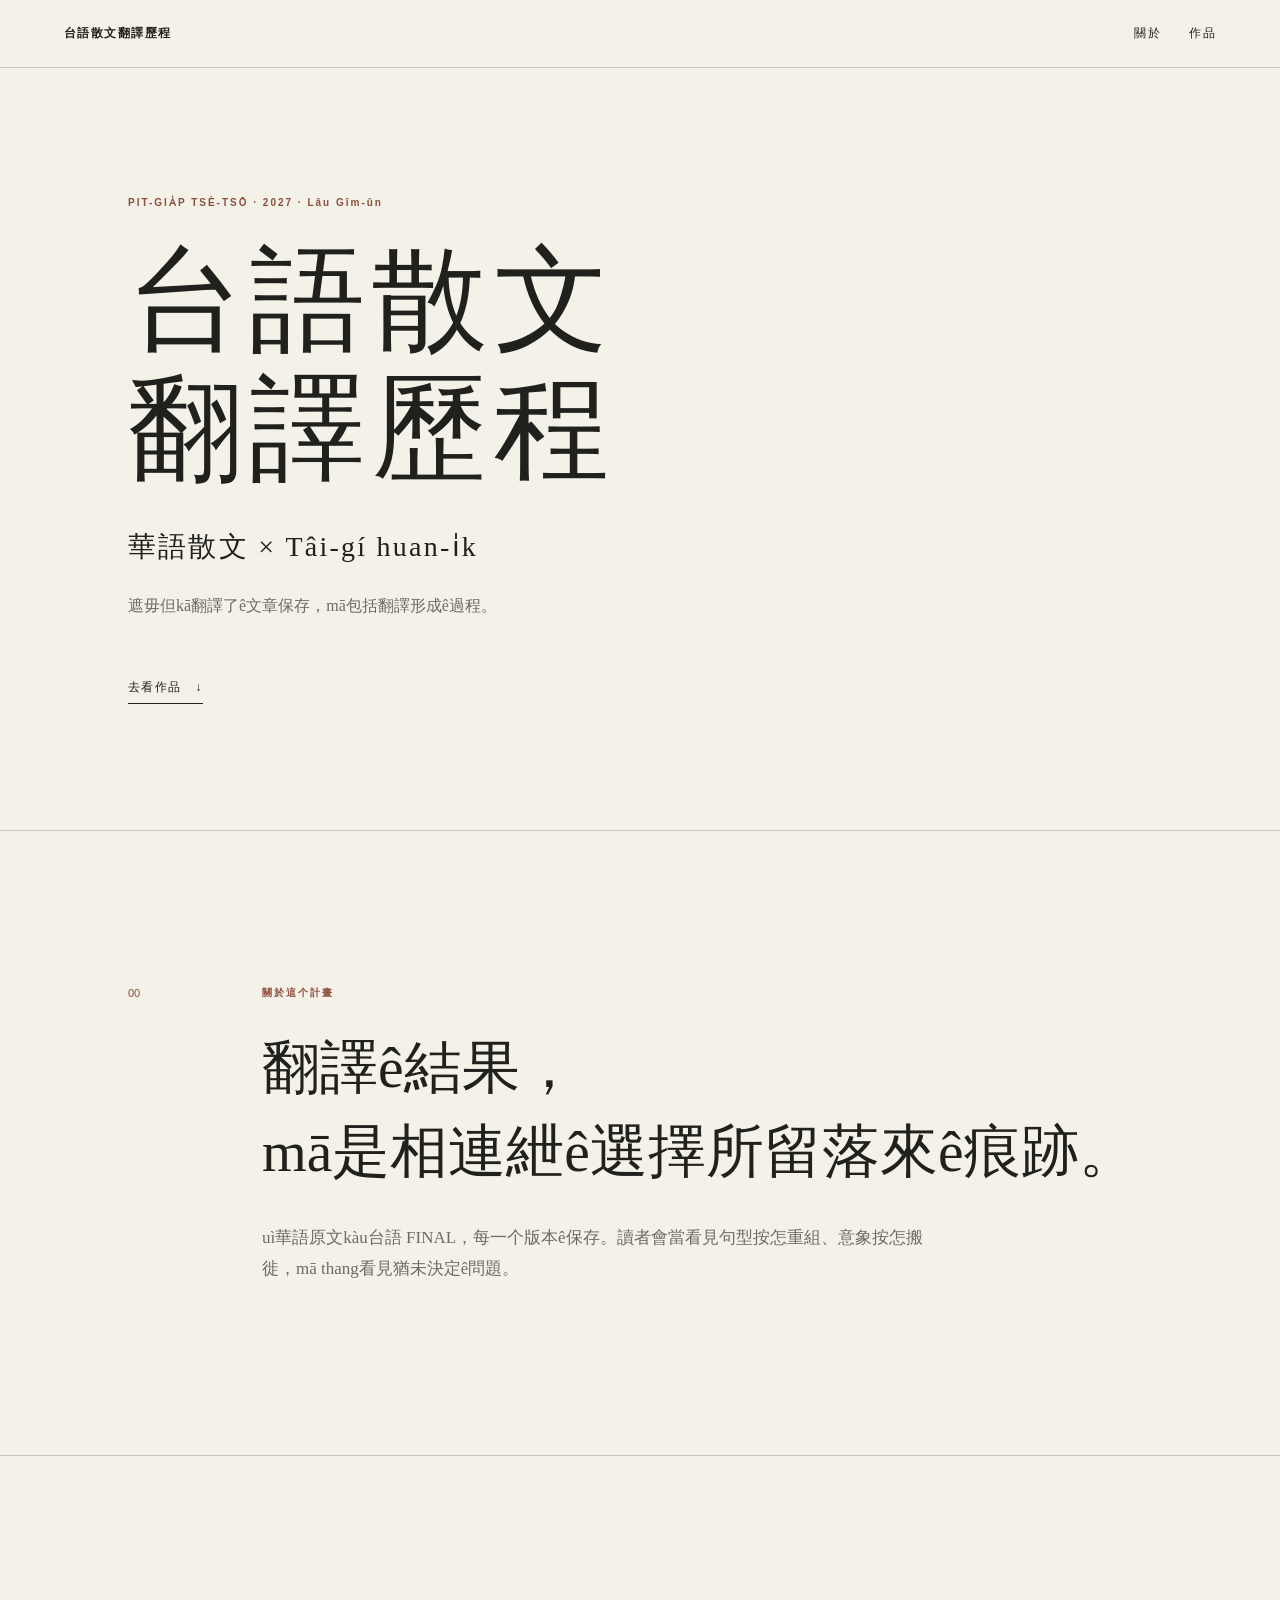
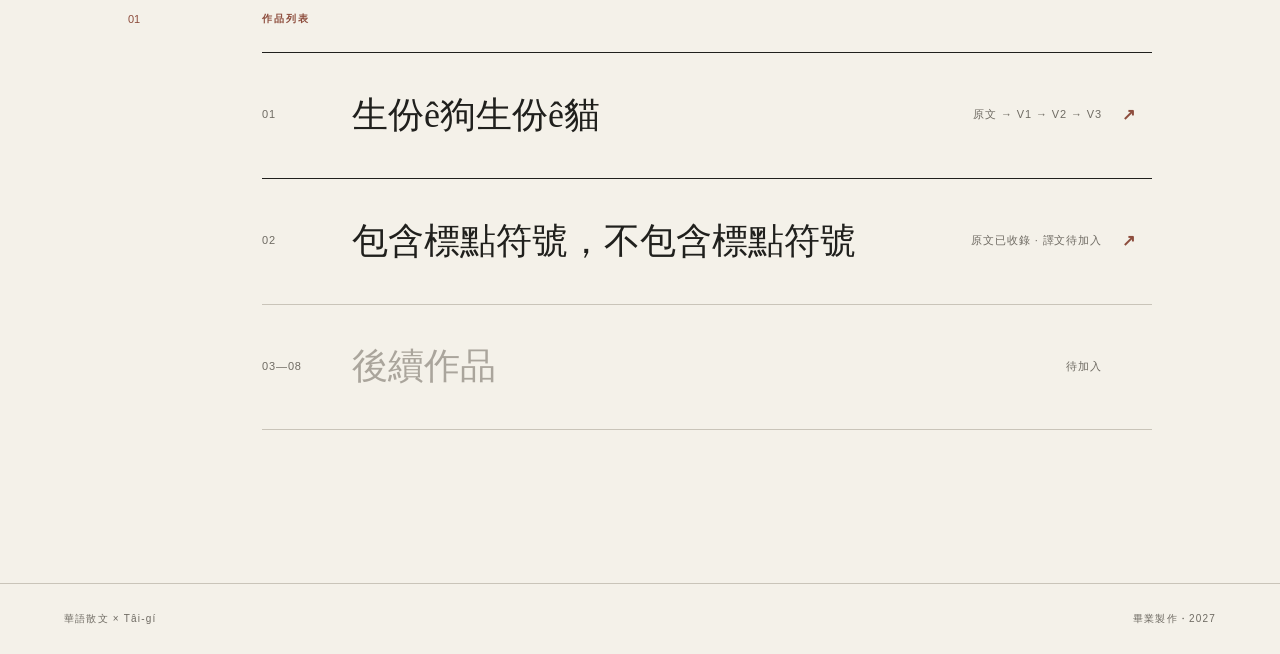
<file: index.html>
<!doctype html><html lang="zh-Hant"><head><meta charset="utf-8"><meta name="viewport" content="width=device-width,initial-scale=1"><meta name="description" content="華語散文到台語ê翻譯歷程。"><title>台語散文翻譯歷程</title><link rel="stylesheet" href="assets/style.css"></head>
<body><header class="site-header"><a class="wordmark" href="index.html">台語散文翻譯歷程</a><nav><a href="#about">關於</a><a href="#works">作品</a></nav></header>
<main><section class="hero"><p class="eyebrow">PIT-GIA̍P TSÈ-TSŌ · 2027 · Lâu Gîm-ûn </p><h1>台語散文<br>翻譯歷程</h1><p class="hero-subtitle">華語散文 × Tâi-gí huan-i̍k</p><p class="lead">遮毋但kā翻譯了ê文章保存，mā包括翻譯形成ê過程。</p><a class="text-link" href="#works">去看作品　↓</a></section>
<section class="statement" id="about"><span class="section-index">00</span><div><p class="section-label">關於這个計畫</p><h2>翻譯ê結果，<br>mā是相連紲ê選擇所留落來ê痕跡。</h2><p>uì華語原文kàu台語 FINAL，每一个版本ê保存。讀者會當看見句型按怎重組、意象按怎搬徙，mā thang看見猶未決定ê問題。</p></div></section>
<section class="works" id="works"><span class="section-index">01</span><div class="works-body"><p class="section-label">作品列表</p><a class="work-row" href="works/sing-hun-e-kau-sing-hun-e-niau.html"><span>01</span><strong>生份ê狗生份ê貓</strong><small>原文 → V1 → V2 → V3</small><b>↗</b></a><a class="work-row" href="works/bao-han-biao-dian-fu-hao.html"><span>02</span><strong>包含標點符號，不包含標點符號</strong><small>原文已收錄 · 譯文待加入</small><b>↗</b></a><div class="work-row pending"><span>03—08</span><strong>後續作品</strong><small>待加入</small></div></div></section></main>
<footer><span>華語散文 × Tâi-gí</span><span>畢業製作・2027</span></footer></body></html>
</file>
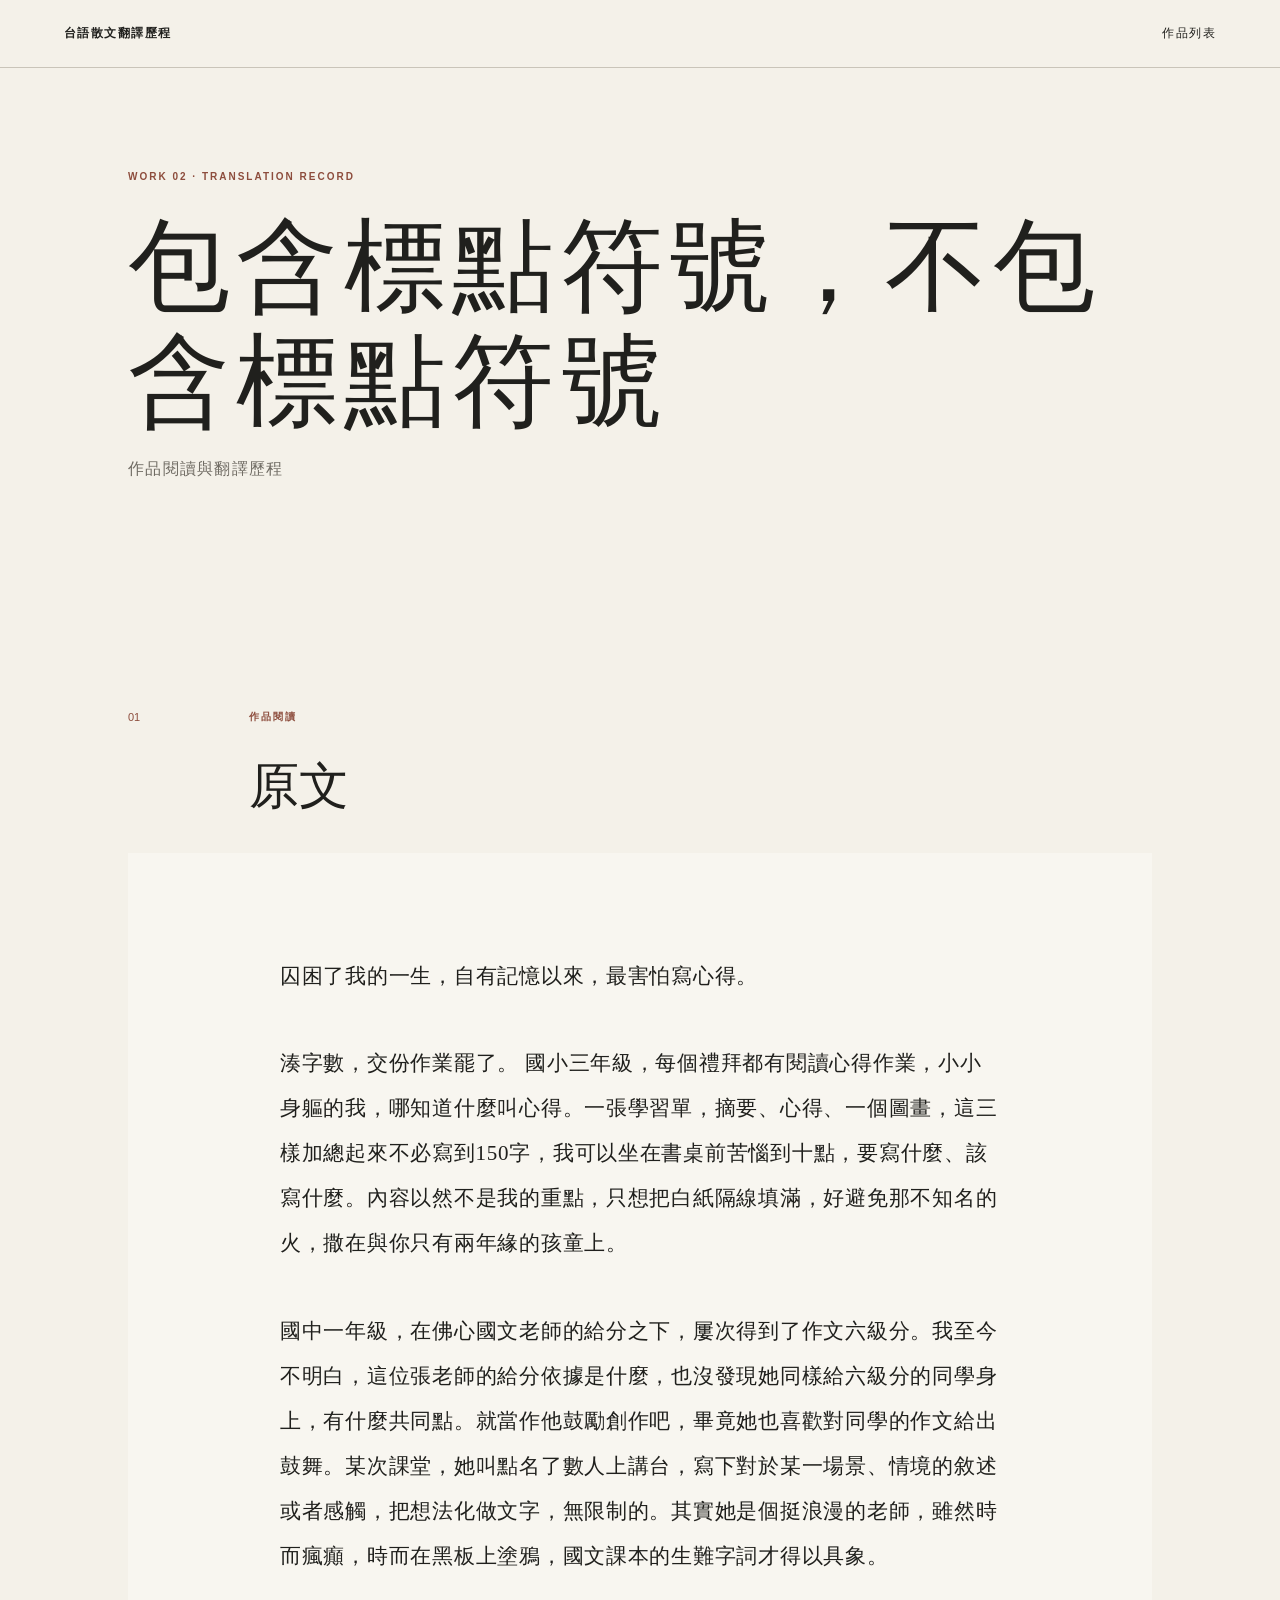
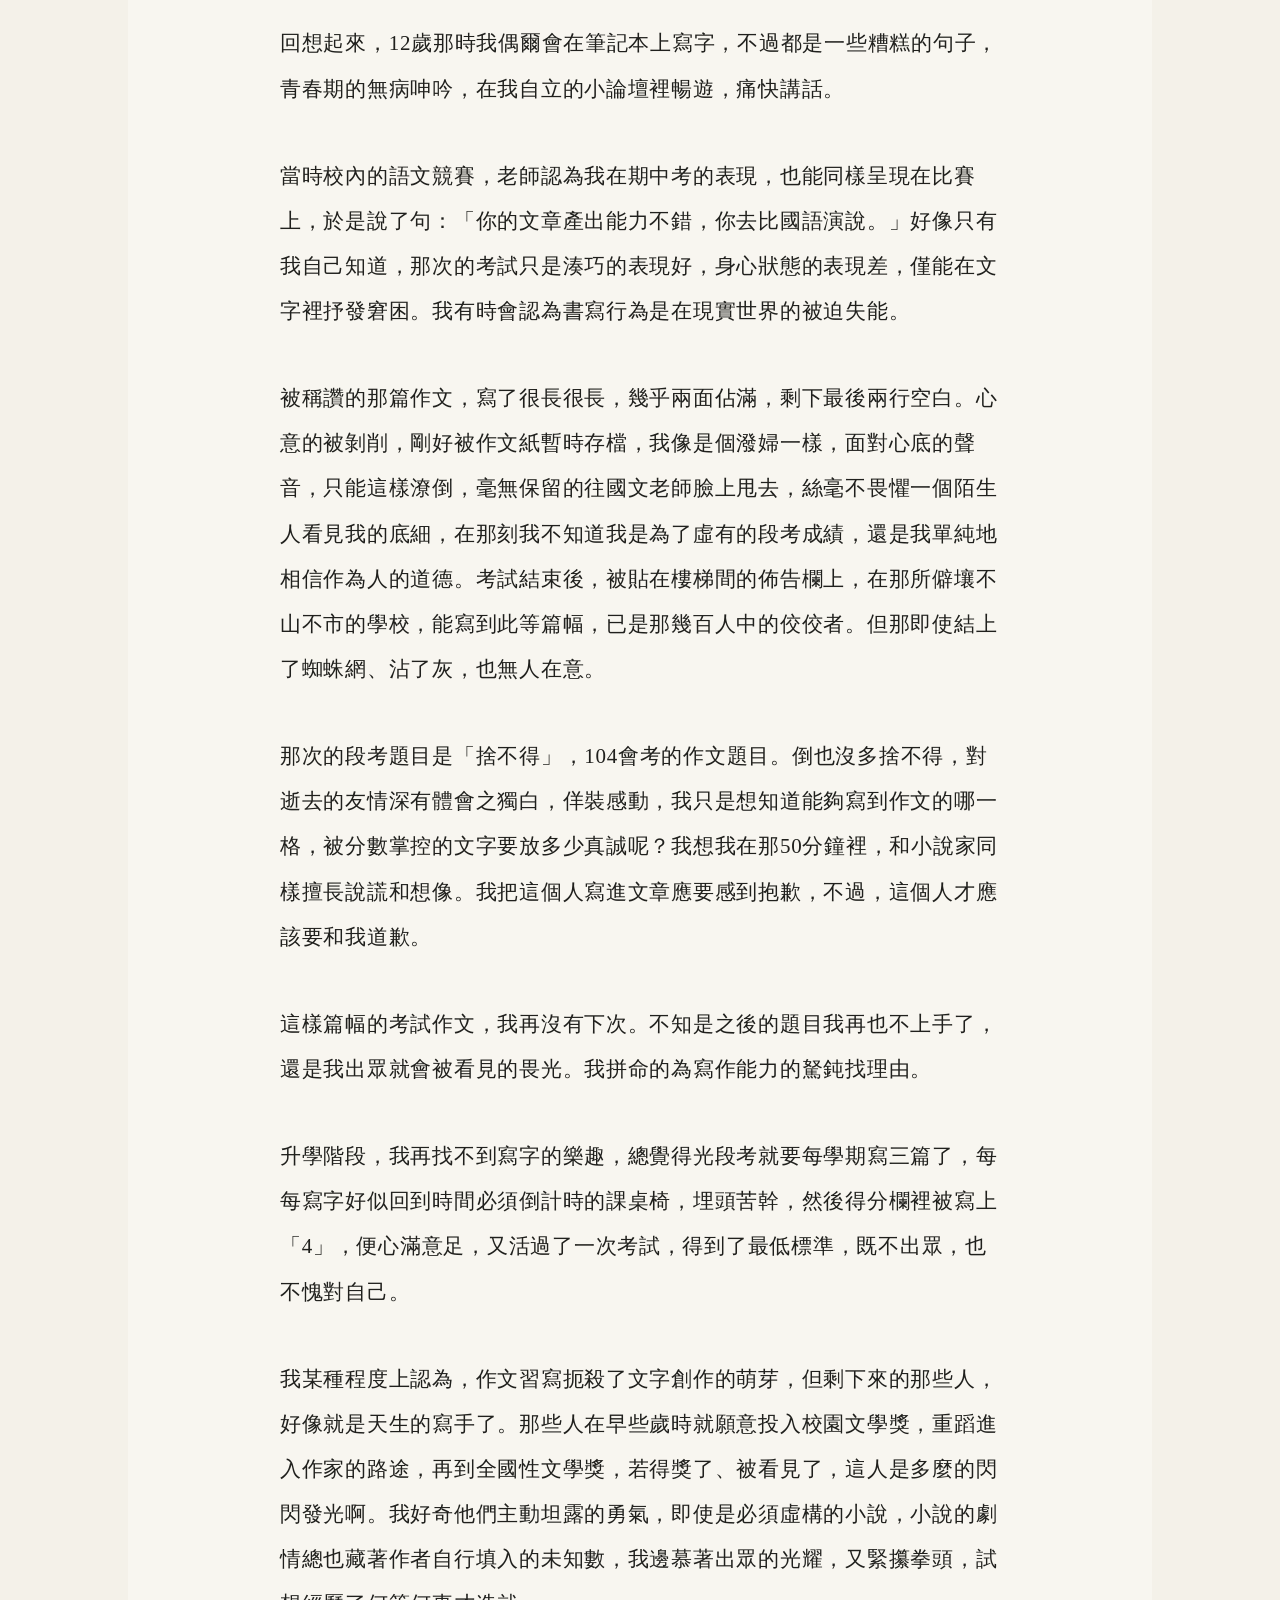
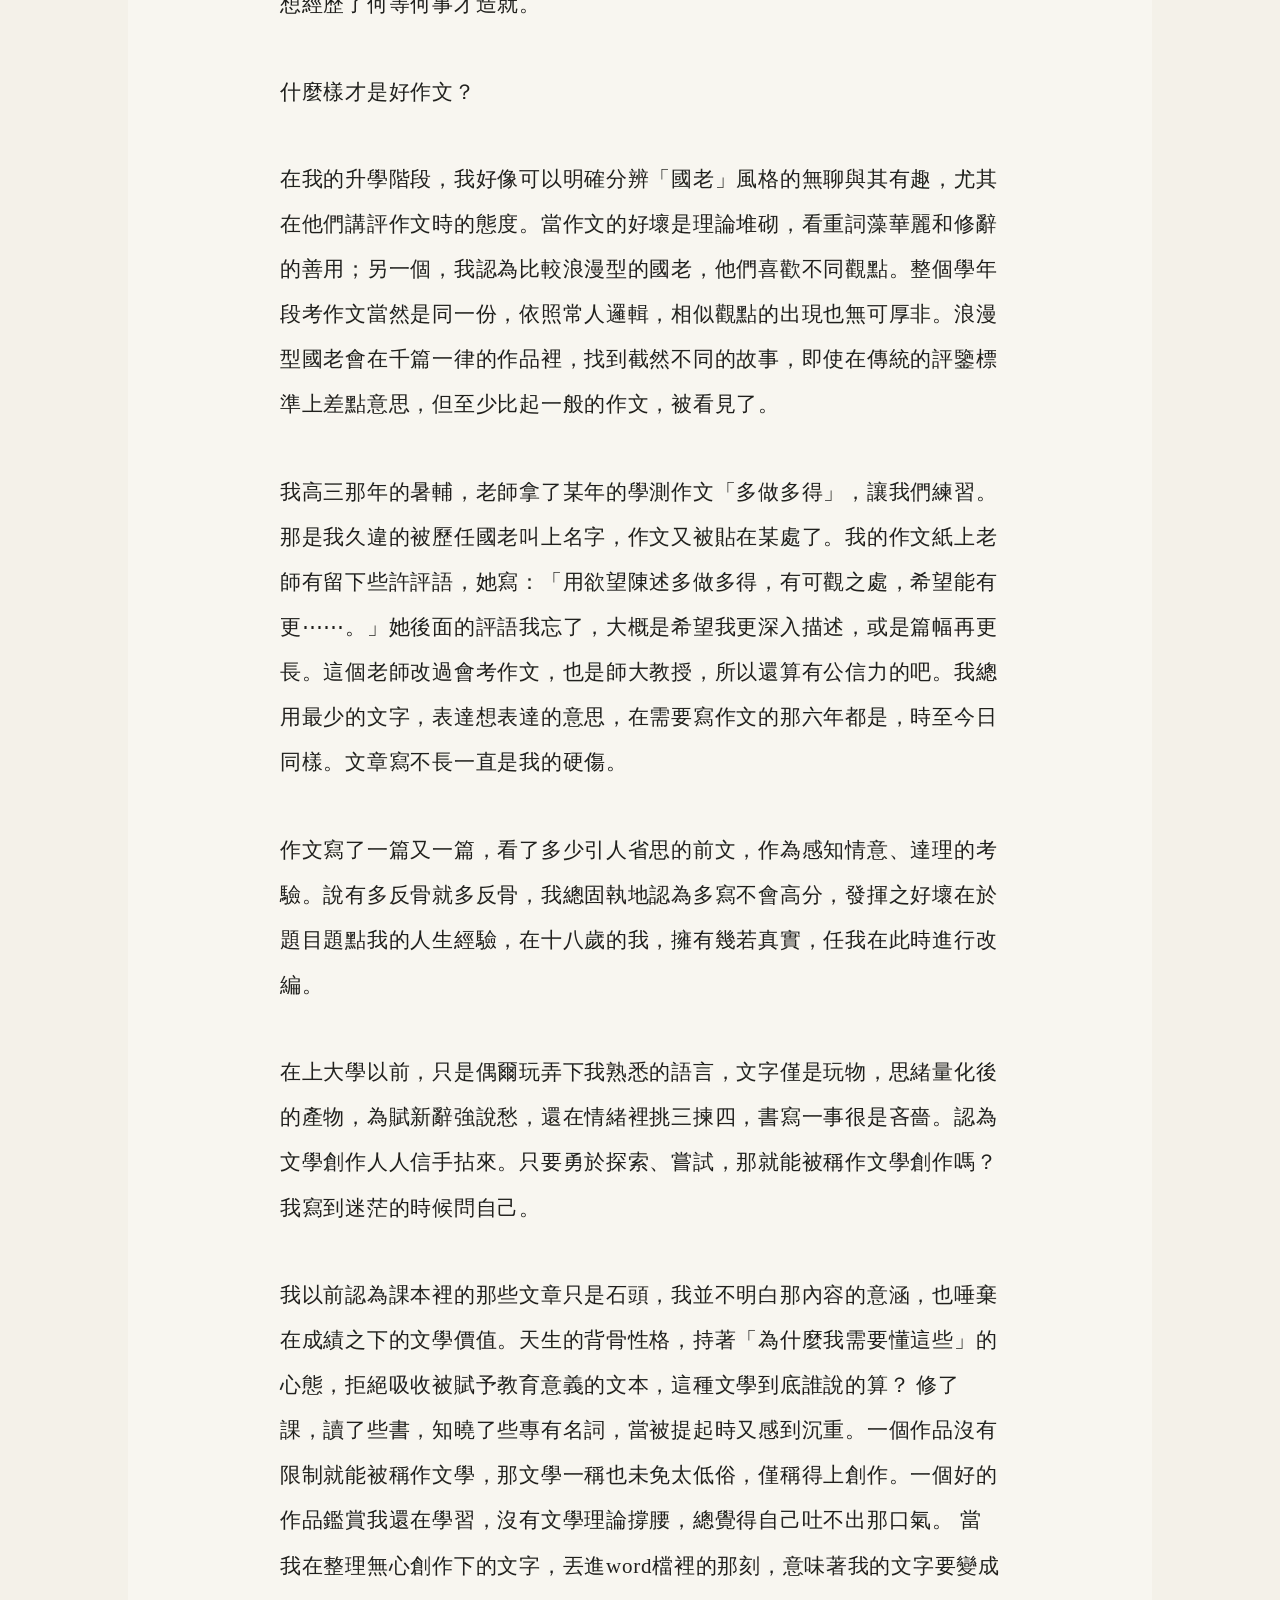
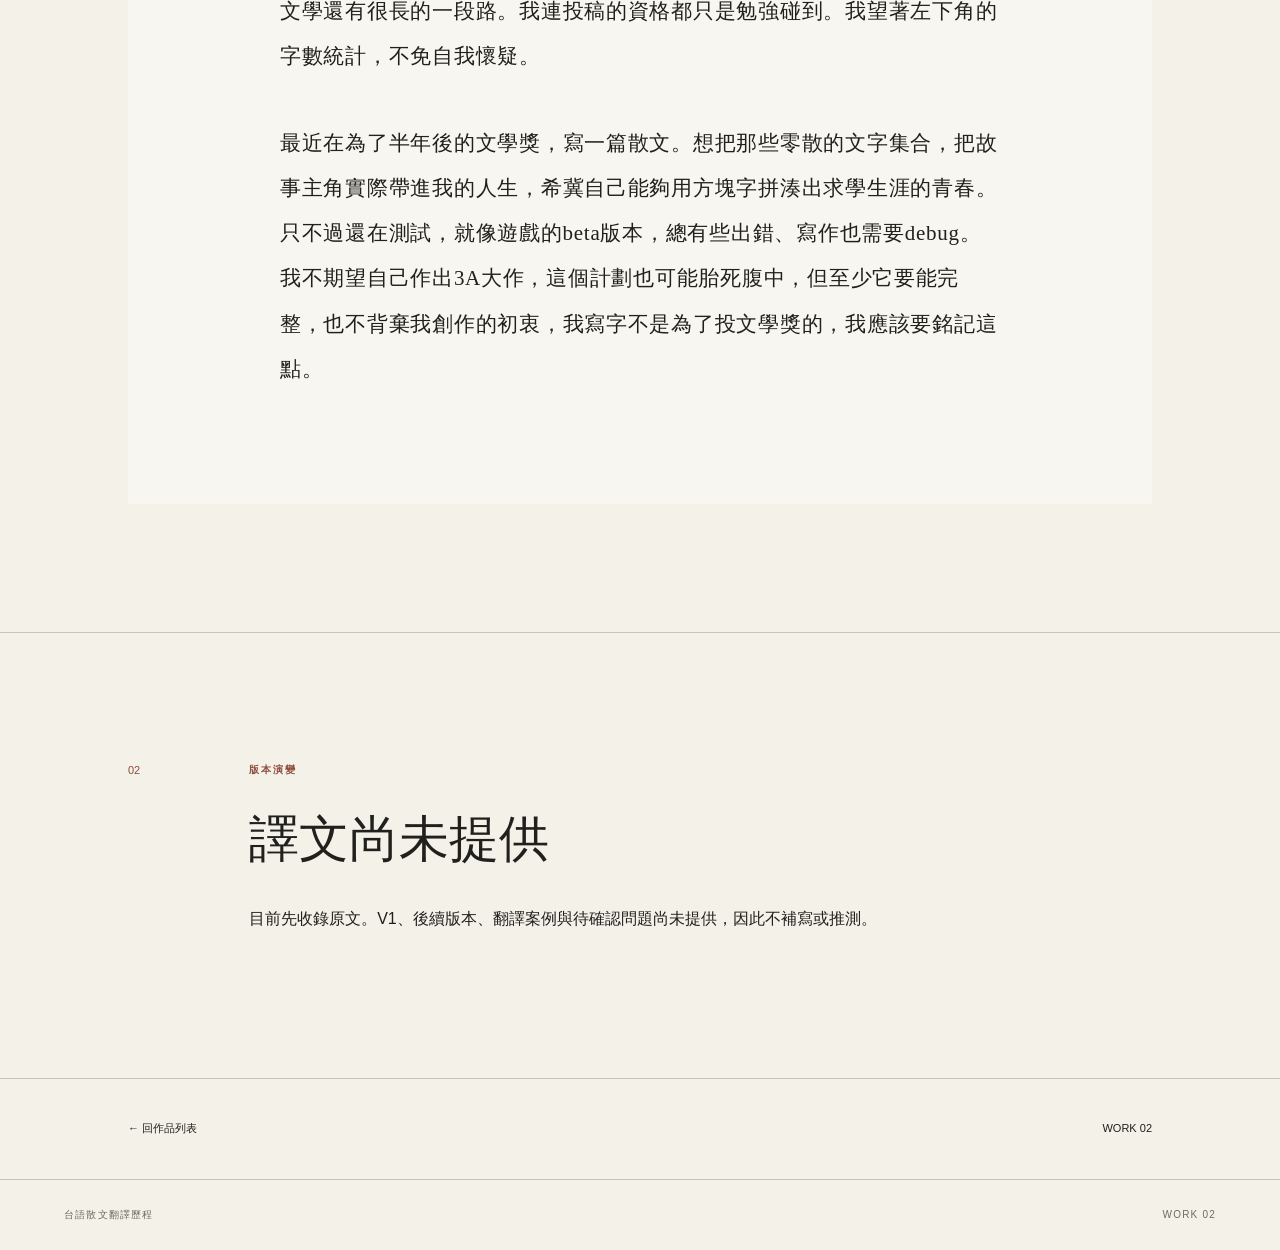
<file: works/bao-han-biao-dian-fu-hao.html>
<!doctype html><html lang="zh-Hant"><head><meta charset="utf-8"><meta name="viewport" content="width=device-width,initial-scale=1"><meta name="description" content="〈包含標點符號，不包含標點符號〉原文與台語翻譯歷程。"><title>包含標點符號，不包含標點符號｜台語散文翻譯歷程</title><link rel="stylesheet" href="../assets/style.css"></head>
<body class="work-page"><header class="site-header"><a class="wordmark" href="../index.html">台語散文翻譯歷程</a><nav><a href="../index.html#works">作品列表</a></nav></header>
<main><header class="work-hero"><p class="eyebrow">WORK 02 · TRANSLATION RECORD</p><h1>包含標點符號，不包含標點符號</h1><p>作品閱讀與翻譯歷程</p></header>
<section class="chapter" id="reading"><header class="chapter-head"><span>01</span><div><p class="section-label">作品閱讀</p><h2>原文</h2></div></header><article class="reading-paper"><div class="prose"><p>囚困了我的一生，自有記憶以來，最害怕寫心得。</p>
<p>湊字數，交份作業罷了。 國小三年級，每個禮拜都有閱讀心得作業，小小身軀的我，哪知道什麼叫心得。一張學習單，摘要、心得、一個圖畫，這三樣加總起來不必寫到150字，我可以坐在書桌前苦惱到十點，要寫什麼、該寫什麼。內容以然不是我的重點，只想把白紙隔線填滿，好避免那不知名的火，撒在與你只有兩年緣的孩童上。</p>
<p>國中一年級，在佛心國文老師的給分之下，屢次得到了作文六級分。我至今不明白，這位張老師的給分依據是什麼，也沒發現她同樣給六級分的同學身上，有什麼共同點。就當作他鼓勵創作吧，畢竟她也喜歡對同學的作文給出鼓舞。某次課堂，她叫點名了數人上講台，寫下對於某一場景、情境的敘述或者感觸，把想法化做文字，無限制的。其實她是個挺浪漫的老師，雖然時而瘋癲，時而在黑板上塗鴉，國文課本的生難字詞才得以具象。</p>
<p>回想起來，12歲那時我偶爾會在筆記本上寫字，不過都是一些糟糕的句子，青春期的無病呻吟，在我自立的小論壇裡暢遊，痛快講話。</p>
<p>當時校內的語文競賽，老師認為我在期中考的表現，也能同樣呈現在比賽上，於是說了句：「你的文章產出能力不錯，你去比國語演說。」好像只有我自己知道，那次的考試只是湊巧的表現好，身心狀態的表現差，僅能在文字裡抒發窘困。我有時會認為書寫行為是在現實世界的被迫失能。</p>
<p>被稱讚的那篇作文，寫了很長很長，幾乎兩面佔滿，剩下最後兩行空白。心意的被剝削，剛好被作文紙暫時存檔，我像是個潑婦一樣，面對心底的聲音，只能這樣潦倒，毫無保留的往國文老師臉上甩去，絲毫不畏懼一個陌生人看見我的底細，在那刻我不知道我是為了虛有的段考成績，還是我單純地相信作為人的道德。考試結束後，被貼在樓梯間的佈告欄上，在那所僻壤不山不市的學校，能寫到此等篇幅，已是那幾百人中的佼佼者。但那即使結上了蜘蛛網、沾了灰，也無人在意。</p>
<p>那次的段考題目是「捨不得」，104會考的作文題目。倒也沒多捨不得，對逝去的友情深有體會之獨白，佯裝感動，我只是想知道能夠寫到作文的哪一格，被分數掌控的文字要放多少真誠呢？我想我在那50分鐘裡，和小說家同樣擅長說謊和想像。我把這個人寫進文章應要感到抱歉，不過，這個人才應該要和我道歉。</p>
<p>這樣篇幅的考試作文，我再沒有下次。不知是之後的題目我再也不上手了，還是我出眾就會被看見的畏光。我拼命的為寫作能力的駑鈍找理由。</p>
<p>升學階段，我再找不到寫字的樂趣，總覺得光段考就要每學期寫三篇了，每每寫字好似回到時間必須倒計時的課桌椅，埋頭苦幹，然後得分欄裡被寫上「4」，便心滿意足，又活過了一次考試，得到了最低標準，既不出眾，也不愧對自己。</p>
<p>我某種程度上認為，作文習寫扼殺了文字創作的萌芽，但剩下來的那些人，好像就是天生的寫手了。那些人在早些歲時就願意投入校園文學獎，重蹈進入作家的路途，再到全國性文學獎，若得獎了、被看見了，這人是多麼的閃閃發光啊。我好奇他們主動坦露的勇氣，即使是必須虛構的小說，小說的劇情總也藏著作者自行填入的未知數，我邊慕著出眾的光耀，又緊攥拳頭，試想經歷了何等何事才造就。</p>
<p>什麼樣才是好作文？</p>
<p>在我的升學階段，我好像可以明確分辨「國老」風格的無聊與其有趣，尤其在他們講評作文時的態度。當作文的好壞是理論堆砌，看重詞藻華麗和修辭的善用；另一個，我認為比較浪漫型的國老，他們喜歡不同觀點。整個學年段考作文當然是同一份，依照常人邏輯，相似觀點的出現也無可厚非。浪漫型國老會在千篇一律的作品裡，找到截然不同的故事，即使在傳統的評鑒標準上差點意思，但至少比起一般的作文，被看見了。</p>
<p>我高三那年的暑輔，老師拿了某年的學測作文「多做多得」，讓我們練習。那是我久違的被歷任國老叫上名字，作文又被貼在某處了。我的作文紙上老師有留下些許評語，她寫：「用欲望陳述多做多得，有可觀之處，希望能有更⋯⋯。」她後面的評語我忘了，大概是希望我更深入描述，或是篇幅再更長。這個老師改過會考作文，也是師大教授，所以還算有公信力的吧。我總用最少的文字，表達想表達的意思，在需要寫作文的那六年都是，時至今日同樣。文章寫不長一直是我的硬傷。</p>
<p>作文寫了一篇又一篇，看了多少引人省思的前文，作為感知情意、達理的考驗。說有多反骨就多反骨，我總固執地認為多寫不會高分，發揮之好壞在於題目題點我的人生經驗，在十八歲的我，擁有幾若真實，任我在此時進行改編。</p>
<p>在上大學以前，只是偶爾玩弄下我熟悉的語言，文字僅是玩物，思緒量化後的產物，為賦新辭強說愁，還在情緒裡挑三揀四，書寫一事很是吝嗇。認為文學創作人人信手拈來。只要勇於探索、嘗試，那就能被稱作文學創作嗎？我寫到迷茫的時候問自己。</p>
<p>我以前認為課本裡的那些文章只是石頭，我並不明白那內容的意涵，也唾棄在成績之下的文學價值。天生的背骨性格，持著「為什麼我需要懂這些」的心態，拒絕吸收被賦予教育意義的文本，這種文學到底誰說的算？ 修了課，讀了些書，知曉了些專有名詞，當被提起時又感到沉重。一個作品沒有限制就能被稱作文學，那文學一稱也未免太低俗，僅稱得上創作。一個好的作品鑑賞我還在學習，沒有文學理論撐腰，總覺得自己吐不出那口氣。 當我在整理無心創作下的文字，丟進word檔裡的那刻，意味著我的文字要變成文學還有很長的一段路。我連投稿的資格都只是勉強碰到。我望著左下角的字數統計，不免自我懷疑。</p>
<p>最近在為了半年後的文學獎，寫一篇散文。想把那些零散的文字集合，把故事主角實際帶進我的人生，希冀自己能夠用方塊字拼湊出求學生涯的青春。只不過還在測試，就像遊戲的beta版本，總有些出錯、寫作也需要debug。我不期望自己作出3A大作，這個計劃也可能胎死腹中，但至少它要能完整，也不背棄我創作的初衷，我寫字不是為了投文學獎的，我應該要銘記這點。</p></div></article></section>
<section class="chapter"><header class="chapter-head"><span>02</span><div><p class="section-label">版本演變</p><h2>譯文尚未提供</h2><p>目前先收錄原文。V1、後續版本、翻譯案例與待確認問題尚未提供，因此不補寫或推測。</p></div></header></section>
<nav class="bottom-nav"><a href="../index.html#works">← 回作品列表</a><span>WORK 02</span></nav></main><footer><span>台語散文翻譯歷程</span><span>WORK 02</span></footer></body></html>
</file>
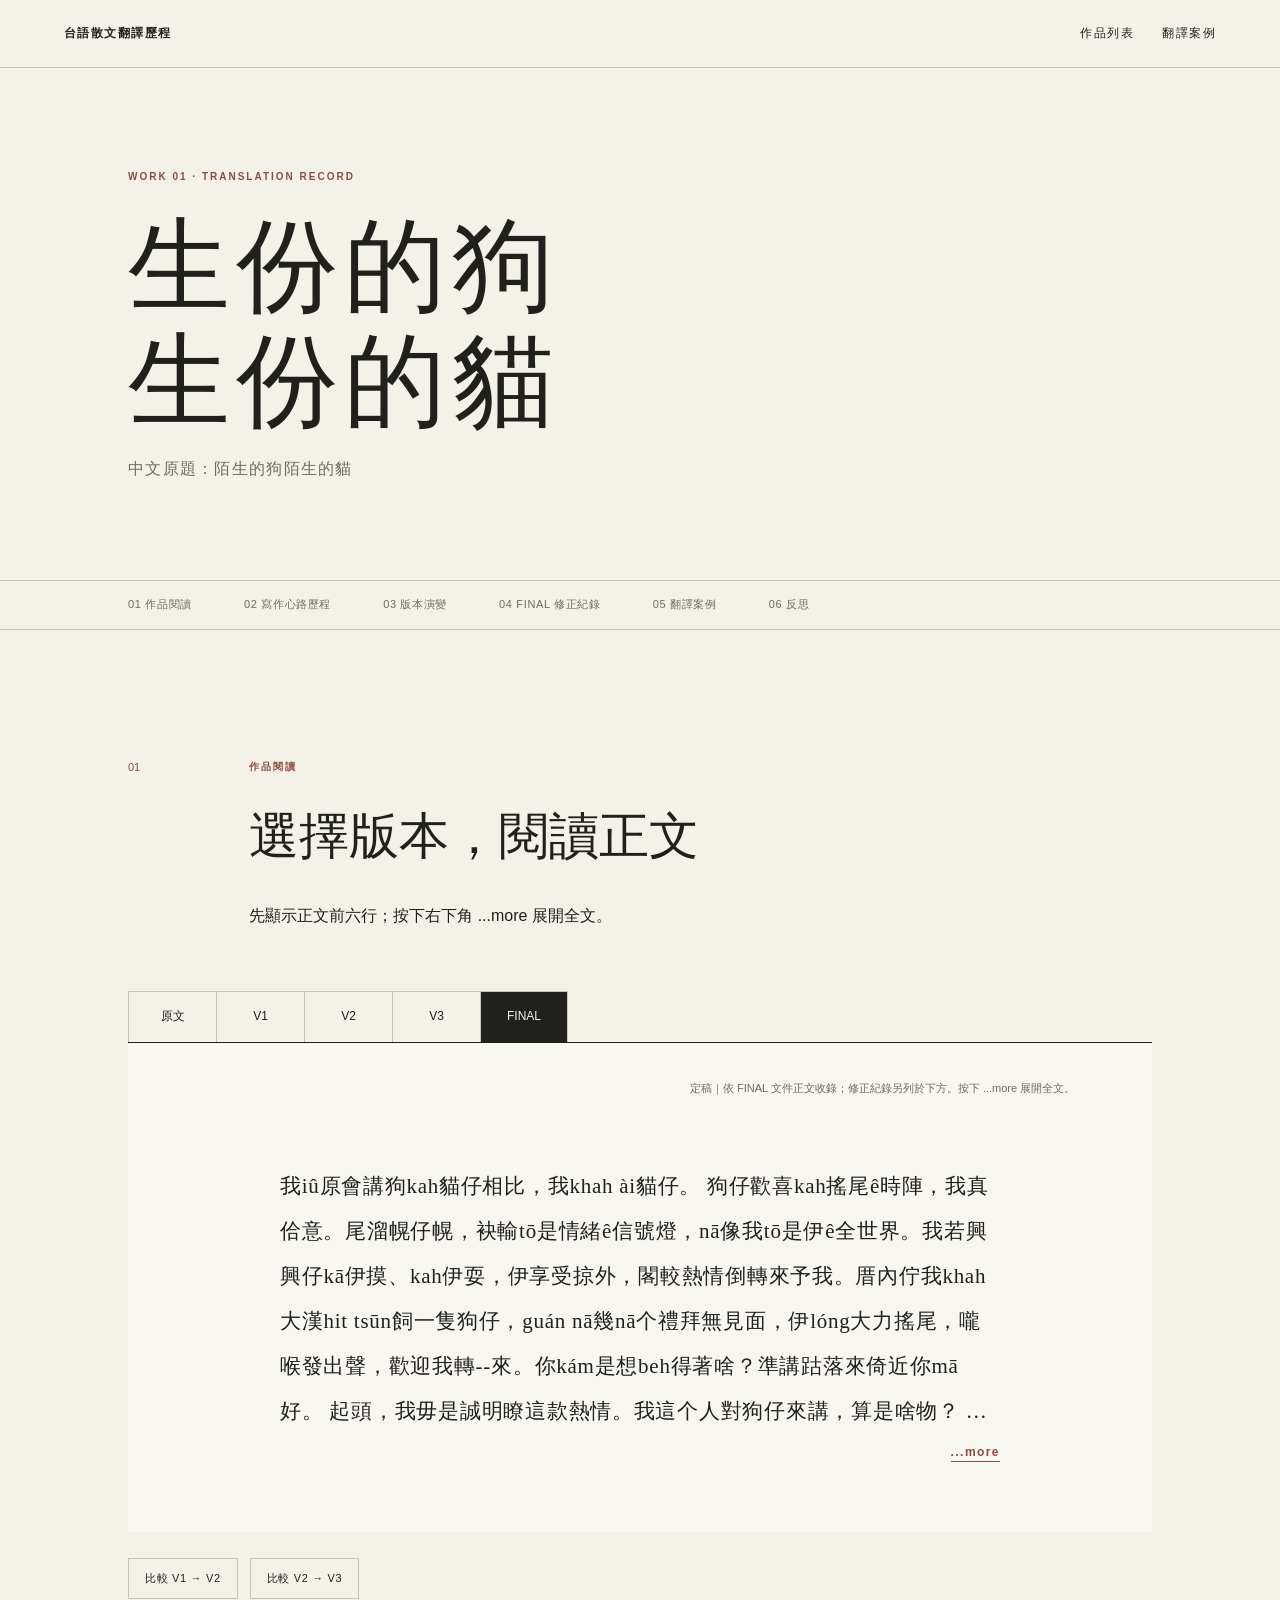
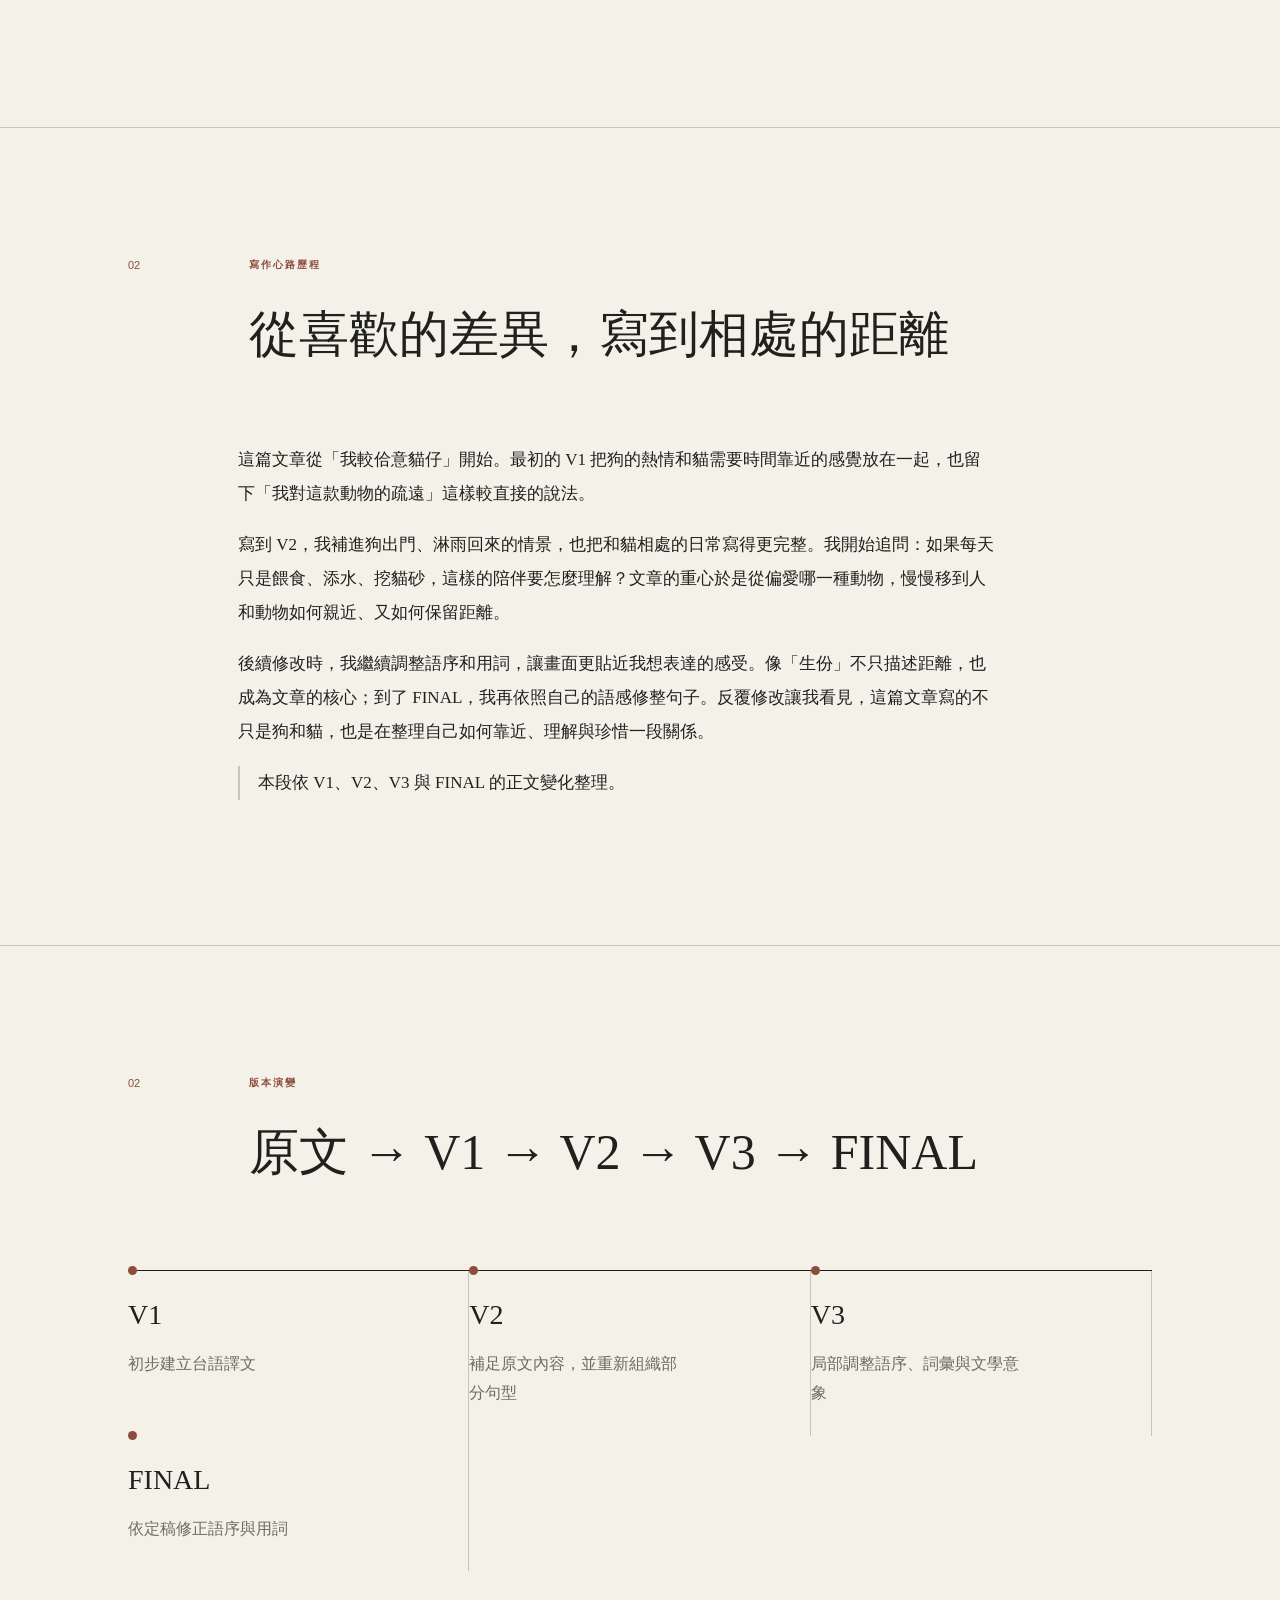
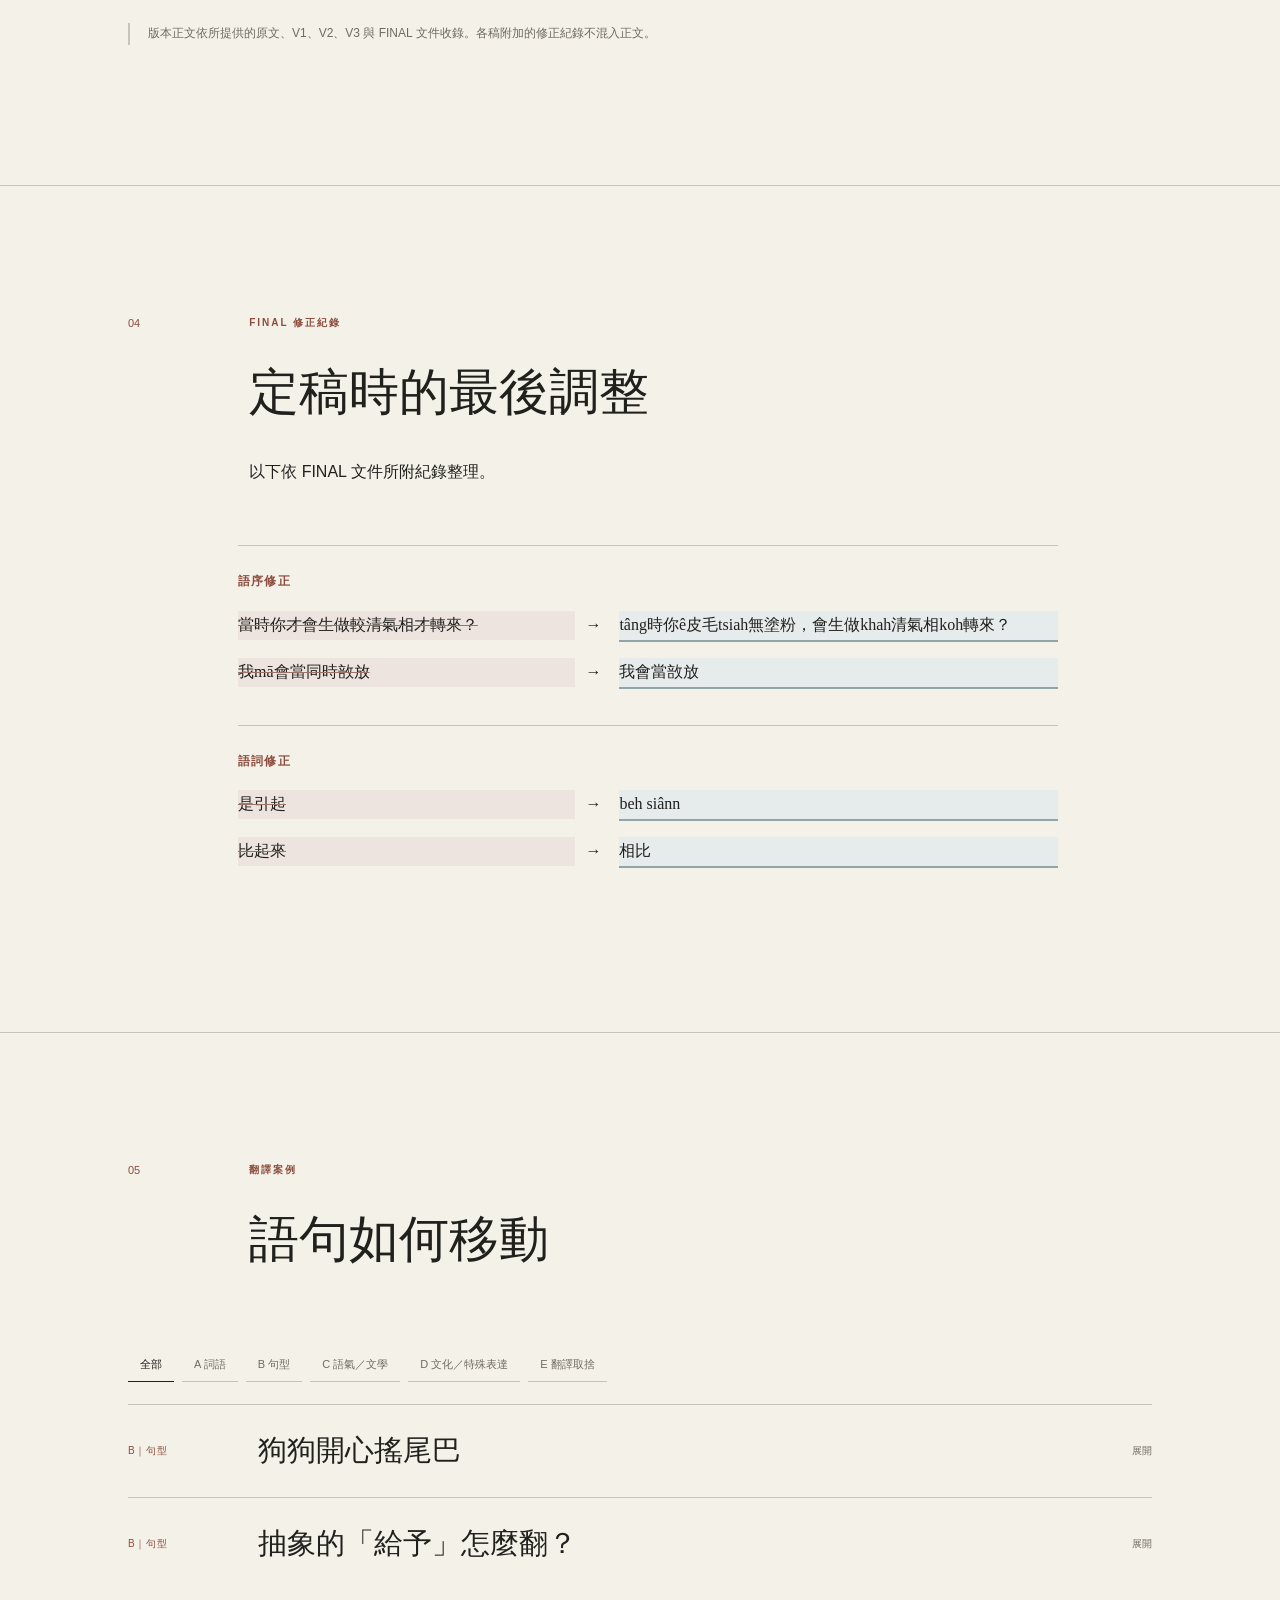
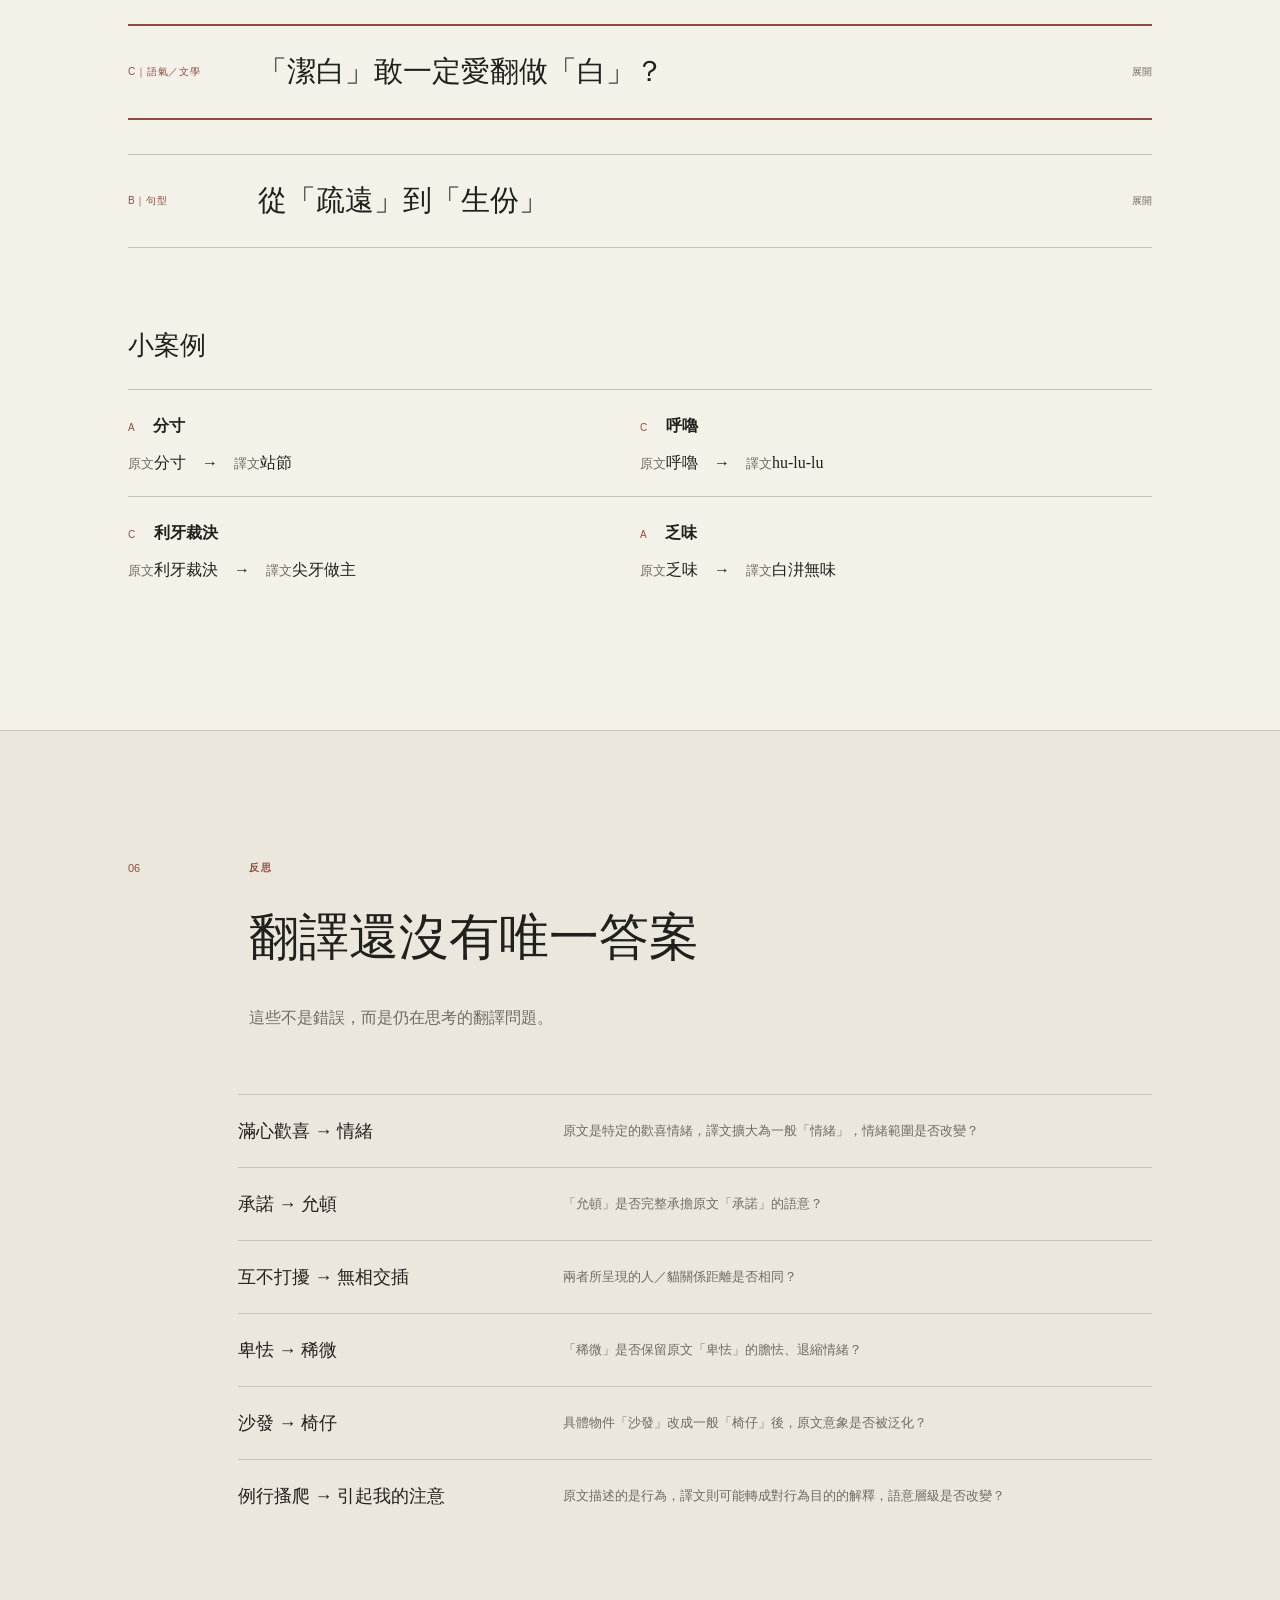
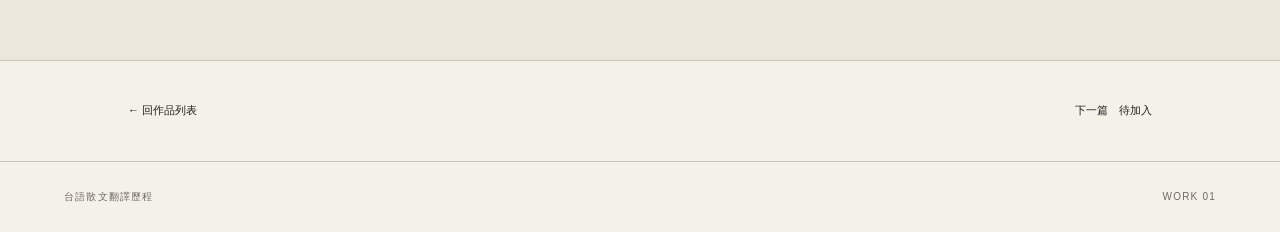
<file: works/sing-hun-e-kau-sing-hun-e-niau.html>
<!doctype html><html lang="zh-Hant"><head><meta charset="utf-8"><meta name="viewport" content="width=device-width,initial-scale=1"><meta name="description" content="〈生份的狗生份的貓〉版本演變與翻譯案例。"><title>生份的狗生份的貓｜台語散文翻譯歷程</title><link rel="stylesheet" href="../assets/style.css?v=20261029-hover-tooltip-restored"></head>
<body class="work-page"><header class="site-header"><a class="wordmark" href="../index.html">台語散文翻譯歷程</a><nav><a href="../index.html#works">作品列表</a><a href="#cases">翻譯案例</a></nav></header>
<main><header class="work-hero"><p class="eyebrow">WORK 01 · TRANSLATION RECORD</p><h1>生份的狗<br>生份的貓</h1><p>中文原題：陌生的狗陌生的貓</p></header>
<nav class="local-nav" aria-label="本頁章節"><a href="#reading">01 作品閱讀</a><a href="#journey">02 寫作心路歷程</a><a href="#evolution">03 版本演變</a><a href="#corrections">04 FINAL 修正紀錄</a><a href="#cases">05 翻譯案例</a><a href="#questions">06 反思</a></nav>
<section class="chapter" id="reading"><header class="chapter-head"><span>01</span><div><p class="section-label">作品閱讀</p><h2>選擇版本，閱讀正文</h2><p>先顯示正文前六行；按下右下角 ...more 展開全文。</p></div></header><div class="version-tabs" role="tablist" aria-label="版本選擇"></div><article class="reading-paper"><p class="reading-status"></p><div class="prose" id="version-text"></div></article><div class="compare-controls"><button data-compare="v1-v2">比較 V1 → V2</button><button data-compare="v2-v3">比較 V2 → V3</button></div><div class="diff-panel" hidden></div></section>
<section class="chapter" id="journey"><header class="chapter-head"><span>02</span><div><p class="section-label">寫作心路歷程</p><h2>從喜歡的差異，寫到相處的距離</h2></div></header><div class="journey-copy"><p>這篇文章從「我較佮意貓仔」開始。最初的 V1 把狗的熱情和貓需要時間靠近的感覺放在一起，也留下「我對這款動物的疏遠」這樣較直接的說法。</p><p>寫到 V2，我補進狗出門、淋雨回來的情景，也把和貓相處的日常寫得更完整。我開始追問：如果每天只是餵食、添水、挖貓砂，這樣的陪伴要怎麼理解？文章的重心於是從偏愛哪一種動物，慢慢移到人和動物如何親近、又如何保留距離。</p><p>後續修改時，我繼續調整語序和用詞，讓畫面更貼近我想表達的感受。像「生份」不只描述距離，也成為文章的核心；到了 FINAL，我再依照自己的語感修整句子。反覆修改讓我看見，這篇文章寫的不只是狗和貓，也是在整理自己如何靠近、理解與珍惜一段關係。</p><p class="method-note">本段依 V1、V2、V3 與 FINAL 的正文變化整理。</p></div></section>
<section class="chapter" id="evolution"><header class="chapter-head"><span>02</span><div><p class="section-label">版本演變</p><h2>原文 → V1 → V2 → V3 → FINAL</h2></div></header><ol class="timeline"><li><b>V1</b><p>初步建立台語譯文</p></li><li><b>V2</b><p>補足原文內容，並重新組織部分句型</p></li><li><b>V3</b><p>局部調整語序、詞彙與文學意象</p></li><li><b>FINAL</b><p>依定稿修正語序與用詞</p></li></ol><p class="method-note">版本正文依所提供的原文、V1、V2、V3 與 FINAL 文件收錄。各稿附加的修正紀錄不混入正文。</p></section>
<section class="chapter" id="corrections"><header class="chapter-head"><span>04</span><div><p class="section-label">FINAL 修正紀錄</p><h2>定稿時的最後調整</h2><p>以下依 FINAL 文件所附紀錄整理。</p></div></header><div class="correction-list"><article><b>語序修正</b><p><del>當時你才會生做較清氣相才轉來？</del><span>→</span><ins>tâng時你ê皮毛tsiah無塗粉，會生做khah清氣相koh轉來？</ins></p><p><del>我mā會當同時敨放</del><span>→</span><ins>我會當敨放</ins></p></article><article><b>語詞修正</b><p><del>是引起</del><span>→</span><ins>beh siânn</ins></p><p><del>比起來</del><span>→</span><ins>相比</ins></p></article></div></section>
<section class="chapter" id="cases"><header class="chapter-head"><span>05</span><div><p class="section-label">翻譯案例</p><h2>語句如何移動</h2></div></header><div class="filter-row" aria-label="案例分類"><button class="active" data-filter="all">全部</button><button data-filter="A">A 詞語</button><button data-filter="B">B 句型</button><button data-filter="C">C 語氣／文學</button><button data-filter="D">D 文化／特殊表達</button><button data-filter="E">E 翻譯取捨</button></div><div class="case-list"></div><div class="small-cases"><h3>小案例</h3><div class="small-case-list"></div></div></section>
<section class="chapter questions" id="questions"><header class="chapter-head"><span>06</span><div><p class="section-label">反思</p><h2>翻譯還沒有唯一答案</h2><p>這些不是錯誤，而是仍在思考的翻譯問題。</p></div></header><div class="question-list"></div></section>
<nav class="bottom-nav"><a href="../index.html#works">← 回作品列表</a><span>下一篇　待加入</span></nav></main>
<footer><span>台語散文翻譯歷程</span><span>WORK 01</span></footer><script src="../data/works.js?v=20261029-hover-tooltip-restored"></script><script src="../assets/app.js?v=20261029-hover-tooltip-restored"></script></body></html>
</file>
<file: assets/style.css>
:root{--paper:#f4f1e9;--ink:#20201d;--soft:#6f6b63;--line:#c9c4b9;--accent:#8d4d3d;--blue:#64747a;--serif:"Noto Serif TC","Source Han Serif TC","PMingLiU",serif;--sans:"Noto Sans TC","PingFang TC","Microsoft JhengHei",sans-serif}
*{box-sizing:border-box}html{scroll-behavior:smooth}body{margin:0;background:var(--paper);color:var(--ink);font-family:var(--sans);line-height:1.8}a{color:inherit}.site-header{height:68px;padding:0 clamp(22px,5vw,76px);display:flex;align-items:center;justify-content:space-between;border-bottom:1px solid var(--line);font-size:12px;letter-spacing:.12em}.site-header nav{display:flex;gap:28px}.site-header a{text-decoration:none}.wordmark{font-family:var(--serif);font-weight:700}
.hero{min-height:78vh;padding:clamp(90px,14vh,150px) clamp(24px,10vw,150px);display:flex;flex-direction:column;justify-content:center}.eyebrow,.section-label{margin:0 0 24px;color:var(--accent);font-size:10px;font-weight:700;letter-spacing:.2em}.hero h1,.work-hero h1{margin:0;font-family:var(--serif);font-size:clamp(54px,9vw,126px);font-weight:500;line-height:1.12;letter-spacing:.06em}.hero-subtitle{margin:28px 0 4px;font-family:var(--serif);font-size:clamp(19px,2.4vw,28px);letter-spacing:.08em}.lead{max-width:520px;color:var(--soft);font-family:var(--serif);font-size:16px}.text-link{width:max-content;margin-top:40px;padding-bottom:4px;border-bottom:1px solid;text-decoration:none;font-size:12px;letter-spacing:.12em}
.statement,.works{display:grid;grid-template-columns:70px minmax(0,1fr);gap:5vw;padding:clamp(90px,12vw,160px) clamp(24px,10vw,150px);border-top:1px solid var(--line)}.section-index,.chapter-head>span{color:var(--accent);font-size:11px}.statement h2,.chapter h2{margin:0 0 30px;font:500 clamp(30px,4.5vw,58px)/1.45 var(--serif)}.statement>div>p:last-child{max-width:680px;color:var(--soft);font-family:var(--serif);font-size:17px}.work-row{min-height:126px;display:grid;grid-template-columns:70px minmax(220px,1fr) auto 30px;gap:20px;align-items:center;border-top:1px solid var(--ink);text-decoration:none}.work-row:last-child{border-bottom:1px solid var(--line)}.work-row>span,.work-row small{color:var(--soft);font-size:11px;letter-spacing:.08em}.work-row strong{font:500 clamp(23px,3vw,36px) var(--serif)}.work-row b{color:var(--accent)}.work-row.pending{color:#aaa59c;border-color:var(--line)}
footer{padding:26px clamp(22px,5vw,76px);display:flex;justify-content:space-between;border-top:1px solid var(--line);color:var(--soft);font-size:10px;letter-spacing:.12em}
.work-hero{padding:100px clamp(24px,10vw,150px) 80px}.work-hero h1{font-size:clamp(50px,8vw,105px)}.work-hero>p:last-child{color:var(--soft);font-family:var(--serif);letter-spacing:.08em}.local-nav{position:sticky;top:0;z-index:3;display:flex;overflow:auto;padding:0 clamp(20px,10vw,150px);background:rgba(244,241,233,.97);border-block:1px solid var(--line)}.local-nav a{flex:0 0 auto;padding:14px 24px 14px 0;margin-right:28px;text-decoration:none;color:var(--soft);font-size:11px;letter-spacing:.06em}
.chapter{padding:clamp(82px,10vw,140px) clamp(24px,10vw,150px);border-bottom:1px solid var(--line)}.chapter-head{display:grid;grid-template-columns:70px 1fr;gap:4vw}.chapter-head h2{font-size:clamp(30px,4vw,50px)}.version-tabs{display:flex;gap:0;margin:44px 0 0;border-bottom:1px solid var(--ink)}button{font:inherit;color:inherit}.version-tabs button,.filter-row button,.compare-controls button{appearance:none;border:0;background:none;cursor:pointer}.version-tabs button{min-width:88px;padding:14px 20px;border-top:1px solid var(--line);border-left:1px solid var(--line);font-size:12px}.version-tabs button:last-child{border-right:1px solid var(--line)}.version-tabs button.active{background:var(--ink);color:var(--paper)}
.reading-paper{min-height:420px;padding:36px clamp(12px,6vw,90px) 70px;background:#f8f6f0}.reading-status{margin:0;color:var(--soft);font-size:11px;text-align:right}.prose{max-width:720px;margin:65px auto 0;font:400 clamp(18px,2vw,21px)/2.15 var(--serif);letter-spacing:.035em}.prose p{margin:0 0 2em}.prose .empty{color:#aaa59c;text-align:center}.compare-controls{display:flex;gap:12px;margin-top:26px}.compare-controls button{padding:10px 16px;border:1px solid var(--line);font-size:11px;letter-spacing:.06em}.diff-panel{margin-top:22px;border-top:2px solid var(--ink)}.diff-panel[hidden]{display:none}.diff-head{display:flex;justify-content:space-between;align-items:center;padding:18px 0}.diff-head h3{font:500 20px var(--serif)}.diff-head button{border:0;background:none;cursor:pointer}.diff-row{display:grid;grid-template-columns:100px 1fr 1fr;border-top:1px solid var(--line)}.diff-row>*{margin:0;padding:20px}.diff-row>p{border-left:1px solid var(--line);font-family:var(--serif)}.diff-row small{display:block;color:var(--soft);font:10px var(--sans);margin-bottom:10px}del{text-decoration-color:#9a746a;text-decoration-thickness:1px;background:#eee4df}ins{text-decoration:none;border-bottom:2px solid #92a4a7;background:#e6eceb}
.timeline{display:grid;grid-template-columns:repeat(3,1fr);padding:0;margin:52px 0;list-style:none;border-top:1px solid var(--ink)}.timeline li{position:relative;padding:28px 26px 12px 0;border-right:1px solid var(--line)}.timeline li:before{content:"";position:absolute;top:-5px;left:0;width:9px;height:9px;background:var(--accent);border-radius:50%}.timeline b{font:500 28px var(--serif)}.timeline p{max-width:220px;color:var(--soft)}.method-note{max-width:760px;padding-left:18px;border-left:2px solid var(--line);color:var(--soft);font-size:12px}
.filter-row{display:flex;flex-wrap:wrap;gap:8px;margin:42px 0 22px}.filter-row button{padding:7px 12px;border-bottom:1px solid var(--line);color:var(--soft);font-size:11px}.filter-row button.active{color:var(--ink);border-color:var(--ink)}.case-item{border-top:1px solid var(--line)}.case-item:last-child{border-bottom:1px solid var(--line)}.case-item summary{display:grid;grid-template-columns:110px 1fr auto;gap:20px;align-items:center;padding:26px 0;cursor:pointer;list-style:none}.case-item summary::-webkit-details-marker{display:none}.case-item summary strong{font:500 clamp(20px,2.5vw,29px) var(--serif)}.case-tag{color:var(--accent);font-size:10px;letter-spacing:.08em}.open-word{color:var(--soft);font-size:10px}.case-item[open] .open-word{font-size:0}.case-item[open] .open-word:after{content:"收合";font-size:10px}.case-body{padding:10px 0 46px 130px;max-width:950px}.case-body dl{display:grid;grid-template-columns:65px 1fr;margin:0}.case-body dt,.case-body dd{margin:0;padding:13px 0;border-top:1px solid var(--line)}.case-body dt{color:var(--soft);font-size:10px}.case-body dd{font-family:var(--serif);font-size:17px}.case-body>p{max-width:720px}.strategy{padding:18px;border-left:2px solid var(--accent);background:#eeeae1}.strategy b{display:block;color:var(--soft);font-size:10px}.featured{margin:34px 0;border-top:2px solid var(--accent);border-bottom:2px solid var(--accent)}.spectrum{display:grid;grid-template-columns:auto 1fr auto;align-items:center;gap:12px;margin:30px 0;color:var(--soft);font-size:10px}.spectrum i{height:1px;background:linear-gradient(90deg,var(--accent),var(--blue))}.small-cases{margin-top:80px}.small-cases h3{font:500 26px var(--serif)}.small-case-list{display:grid;grid-template-columns:1fr 1fr}.small-case-list>div{padding:22px 16px 18px 0;border-top:1px solid var(--line)}.small-case-list strong{margin-left:18px;font-family:var(--serif)}.small-case-list p{margin:8px 0 0;font-family:var(--serif)}.small-case-list small{color:var(--soft);font-family:var(--sans)}
.questions{background:#ebe7dd}.questions .chapter-head>div>p:last-child{color:var(--soft)}.question-list{margin:45px 0 0 110px}.question-list article{display:grid;grid-template-columns:minmax(190px,1fr) 2fr;gap:30px;padding:24px 0;border-top:1px solid var(--line)}.question-list h3{margin:0;font:500 18px var(--serif)}.question-list p{margin:0;color:var(--soft);font-size:13px}.bottom-nav{display:flex;justify-content:space-between;padding:40px clamp(24px,10vw,150px);font-size:11px}.bottom-nav a{text-decoration:none}
@media(max-width:720px){.site-header{height:58px}.site-header nav{gap:14px}.hero{min-height:70vh;padding-top:80px}.hero h1{font-size:clamp(48px,17vw,74px)}.statement,.works{grid-template-columns:1fr}.section-index{margin-bottom:8px}.work-row{grid-template-columns:38px 1fr 20px;padding:20px 0}.work-row small{grid-column:2}.work-row b{grid-column:3;grid-row:1}.local-nav{padding-inline:20px}.chapter,.work-hero{padding-inline:22px}.chapter-head{grid-template-columns:38px 1fr}.reading-paper{padding:22px 18px 50px}.reading-status{text-align:left}.version-tabs{overflow:auto}.version-tabs button{min-width:70px;padding-inline:15px}.compare-controls{display:grid}.diff-row{grid-template-columns:1fr}.diff-row>b{padding-bottom:4px}.diff-row>p{border-left:0;padding-top:8px}.timeline{grid-template-columns:1fr;border-top:0}.timeline li{padding:18px 0;border-top:1px solid var(--line);border-right:0}.timeline li:before{display:none}.case-item summary{grid-template-columns:64px 1fr auto;gap:10px}.case-body{padding-left:0}.small-case-list{grid-template-columns:1fr}.question-list{margin-left:0}.question-list article{grid-template-columns:1fr;gap:8px}.bottom-nav{padding-inline:22px}footer{display:block}footer span{display:block}}
.more-text{max-width:980px;margin:54px auto 0}
.more-text summary{display:block;cursor:pointer;list-style:none}
.more-text summary::-webkit-details-marker{display:none}
.more-preview{display:-webkit-box;-webkit-box-orient:vertical;-webkit-line-clamp:6;overflow:hidden;max-width:880px;height:12.9em;overflow:hidden;margin:0 auto;color:var(--ink);font:400 clamp(18px,2vw,21px)/2.15 var(--serif);letter-spacing:.035em;white-space:normal}
.more-label{display:block;width:max-content;margin:8px max(calc((100% - 880px)/2),0px) 0 auto;padding:2px 0;color:var(--accent);font:600 12px var(--sans);letter-spacing:.12em;border-bottom:1px solid var(--accent)}

.more-text summary::-webkit-details-marker{display:none}
.more-text[open] summary{margin-bottom:24px}
.more-text[open] .more-preview{display:none}
.more-text[open] .more-label{margin-right:max(calc((100% - 720px)/2),0px)}
.more-text[open] .more-label:before{content:"收合"}
.more-text[open] .more-label{font-size:0}
.more-text[open] .more-label:before{font:600 12px var(--sans);letter-spacing:.12em}
.more-text-body{position:relative;left:50%;transform:translateX(-50%);width:80vw;margin:24px 0 0;padding:24px clamp(18px,5vw,64px) 36px;background:var(--paper);border:1px solid var(--line)}
.more-text-body .prose,.more-text-body p{max-width:880px;margin:26px auto;font:400 clamp(17px,1.8vw,20px)/2 var(--serif);letter-spacing:.025em}
.journey-copy,.correction-list{max-width:820px;margin:42px 0 0 110px}
.journey-copy p{max-width:760px;font:400 17px/2 var(--serif);color:var(--ink)}
.correction-list article{padding:20px 0;border-top:1px solid var(--line)}
.correction-list article>b{color:var(--accent);font-size:12px;letter-spacing:.1em}
.correction-list p{display:grid;grid-template-columns:minmax(180px,1fr) 24px minmax(180px,1.3fr);gap:10px;align-items:start;font:16px/1.8 var(--serif)}
.correction-list del{text-decoration-color:#9a746a;text-decoration-thickness:1px;background:#eee4df}
.correction-list ins{text-decoration:none;border-bottom:2px solid #92a4a7;background:#e6eceb}
\n@media(max-width:720px){.more-text-body{left:50%;transform:translateX(-50%);width:calc(100vw - 36px);margin:24px 0 0;padding:18px 18px 28px}.more-preview{font-size:17px;line-height:2}.more-label,.more-text[open] .more-label{margin-right:0}.journey-copy,.correction-list{margin-left:0}.correction-list p{grid-template-columns:1fr}.correction-list p>span{display:none}.more-text{margin-top:34px}}

.translation-sentence{position:relative;border-bottom:1px dotted transparent;cursor:help}
.translation-sentence:hover,.translation-sentence:focus{border-bottom-color:var(--accent);outline:none}
.translation-sentence::after{content:attr(data-original);display:none;position:absolute;z-index:8;left:0;bottom:calc(100% + 9px);width:max-content;max-width:min(360px,80vw);max-height:40vh;overflow:auto;padding:11px 14px;border:1px solid var(--line);background:#fffdf8;color:var(--ink);box-shadow:0 5px 18px rgba(32,32,29,.15);font:400 15px/1.75 var(--serif);letter-spacing:.02em;white-space:normal}
.translation-sentence:hover::after,.translation-sentence:focus::after{display:block}
</file>
